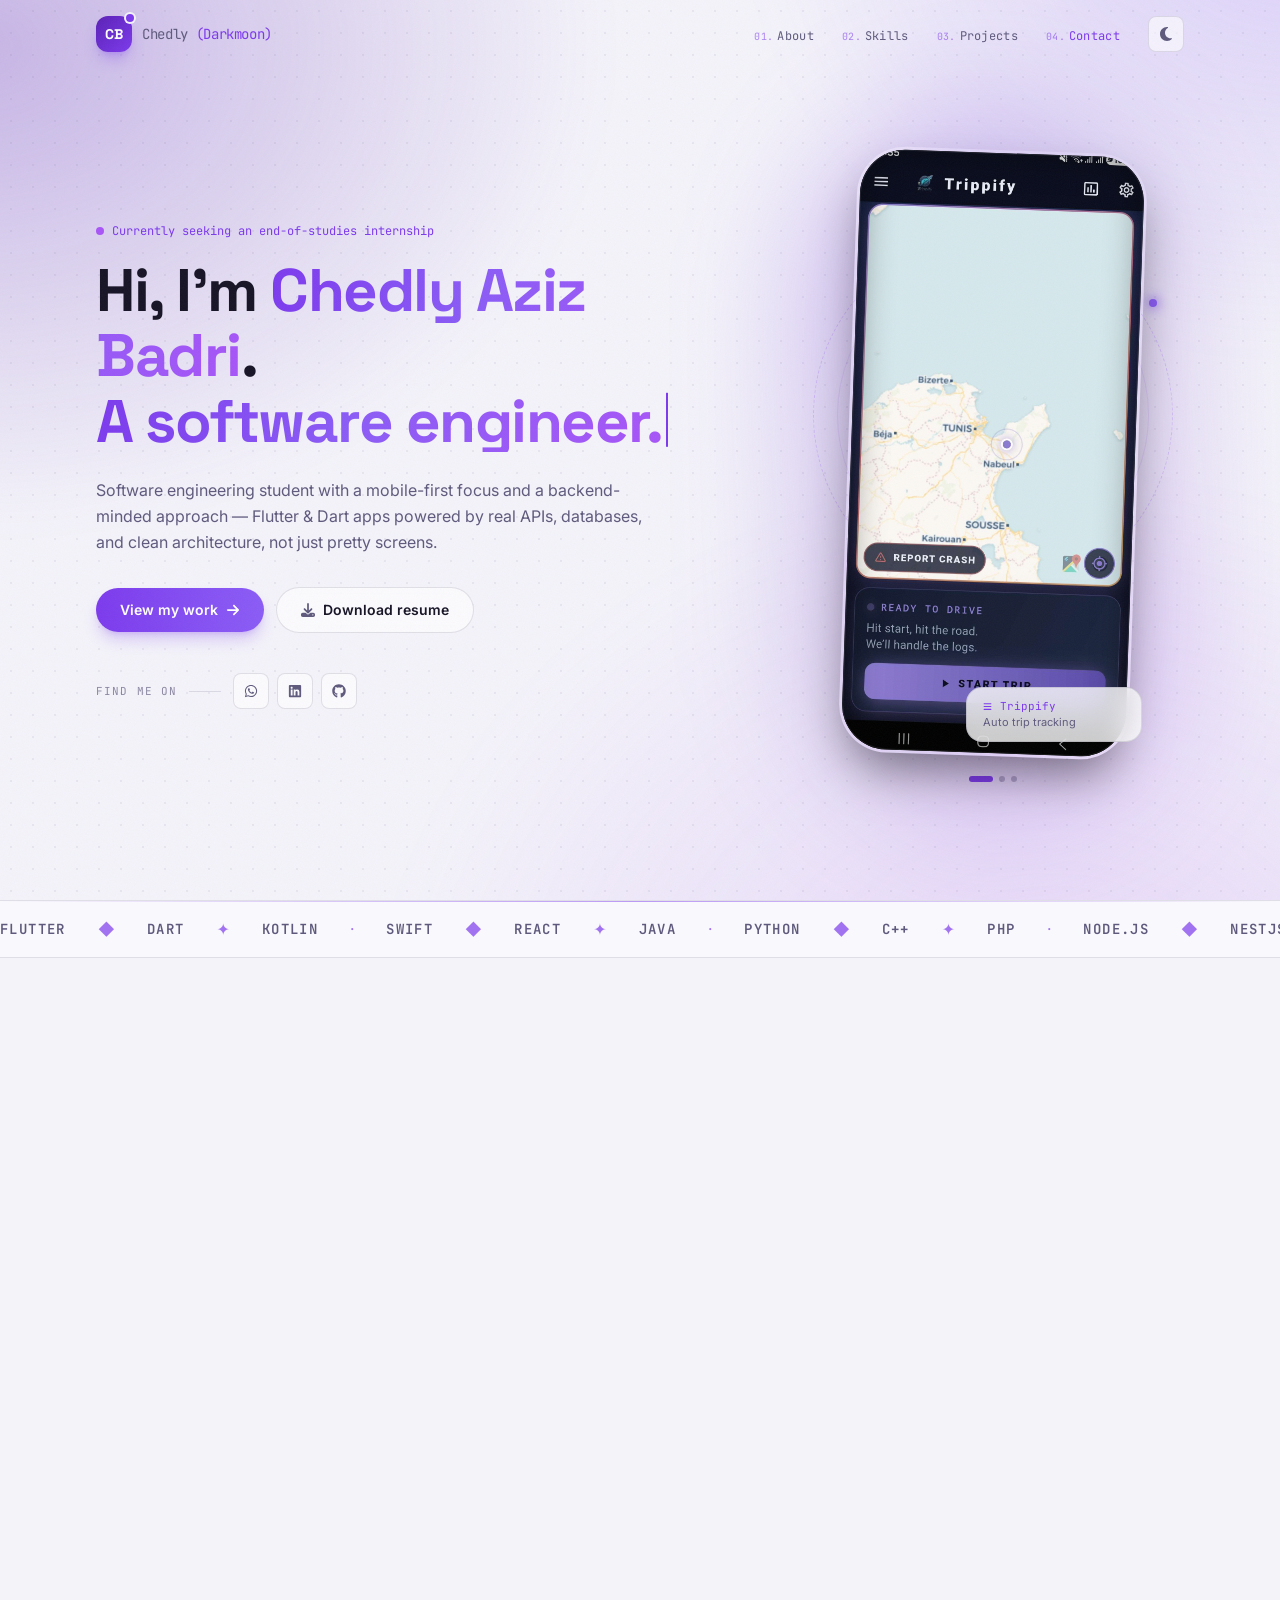
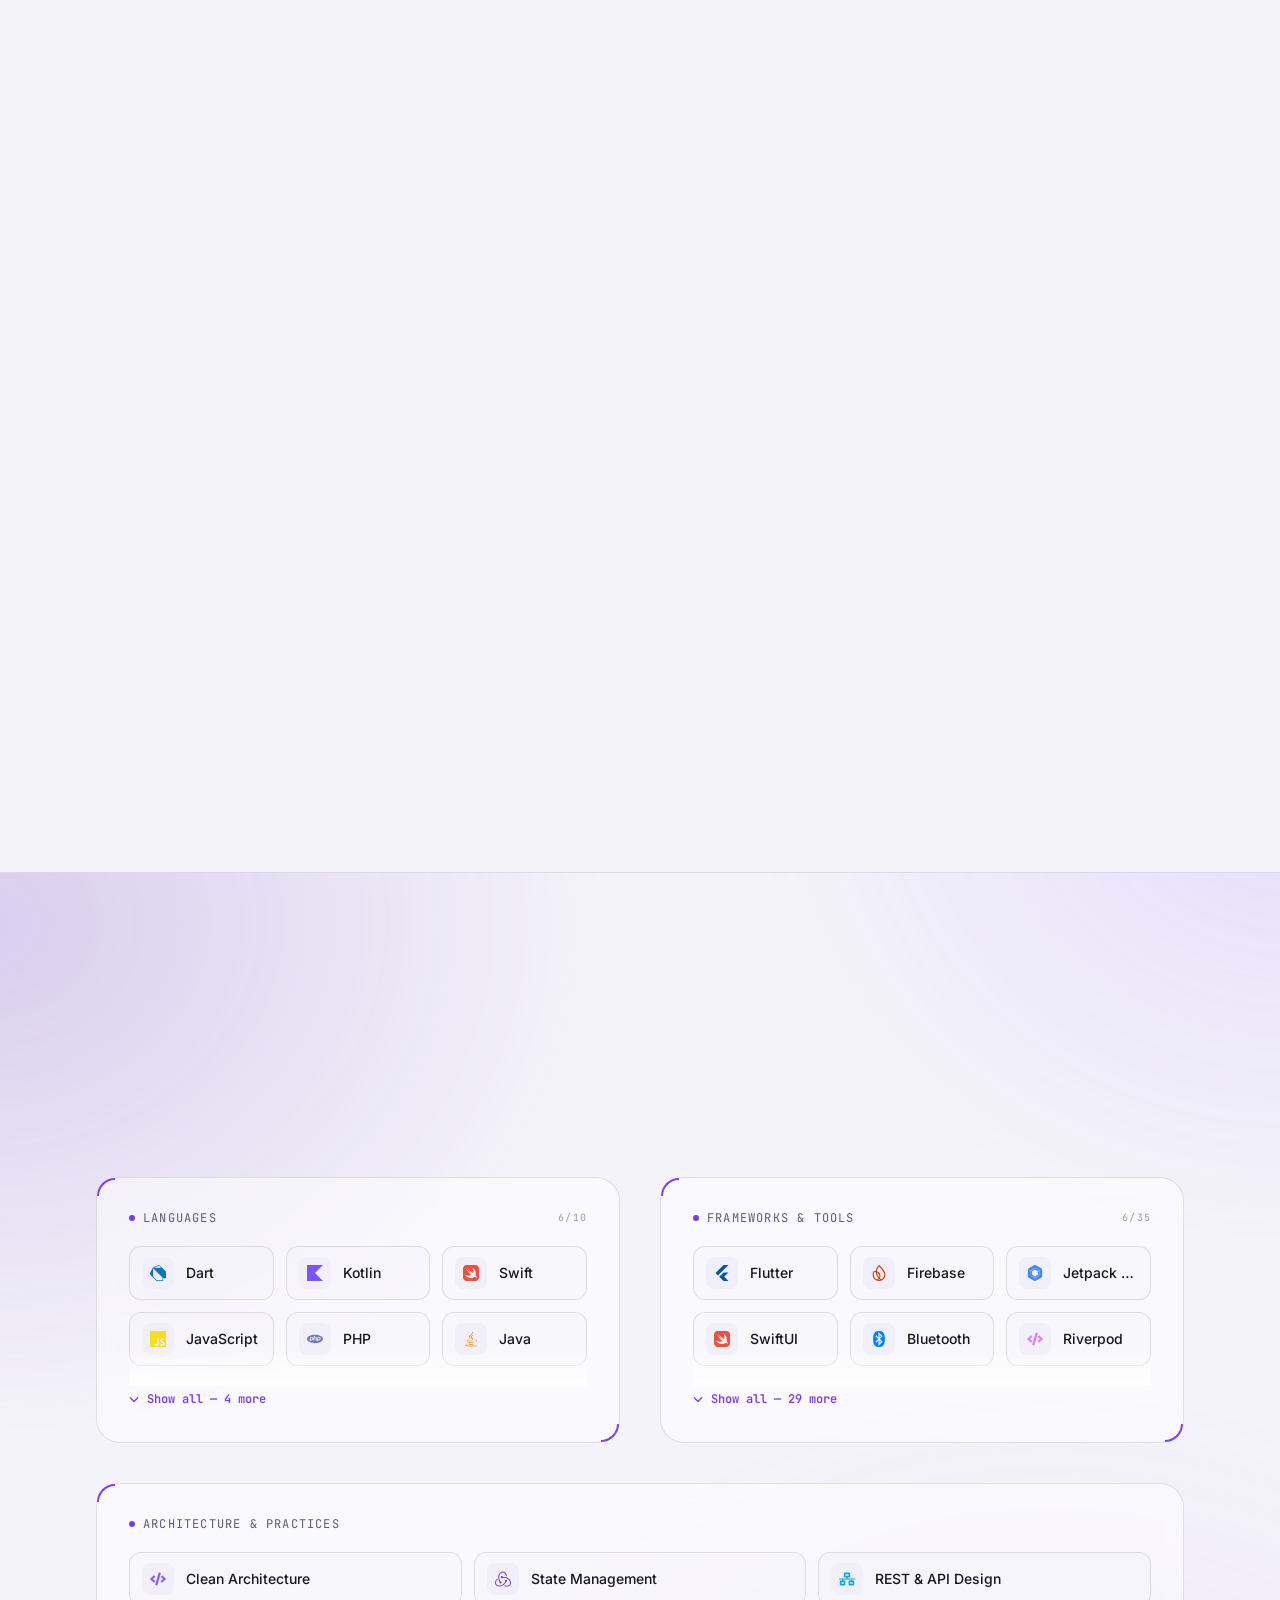
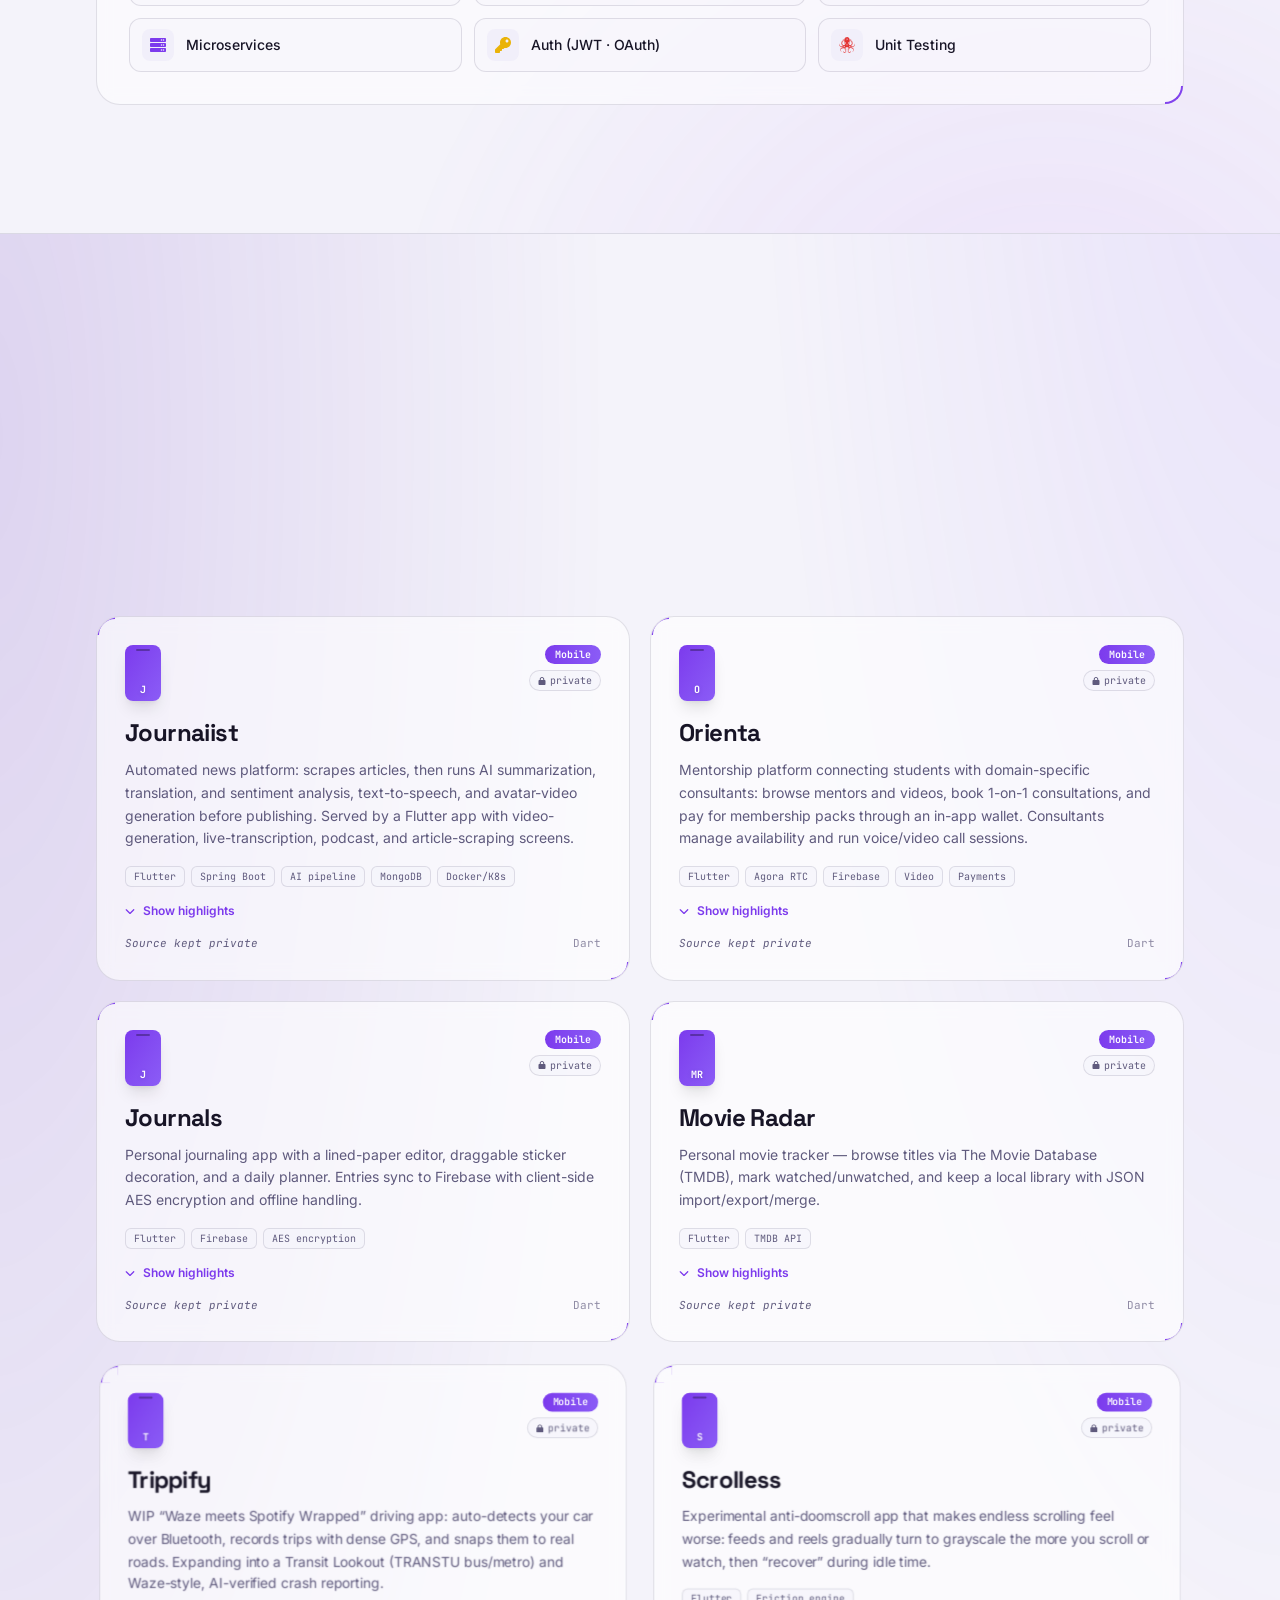
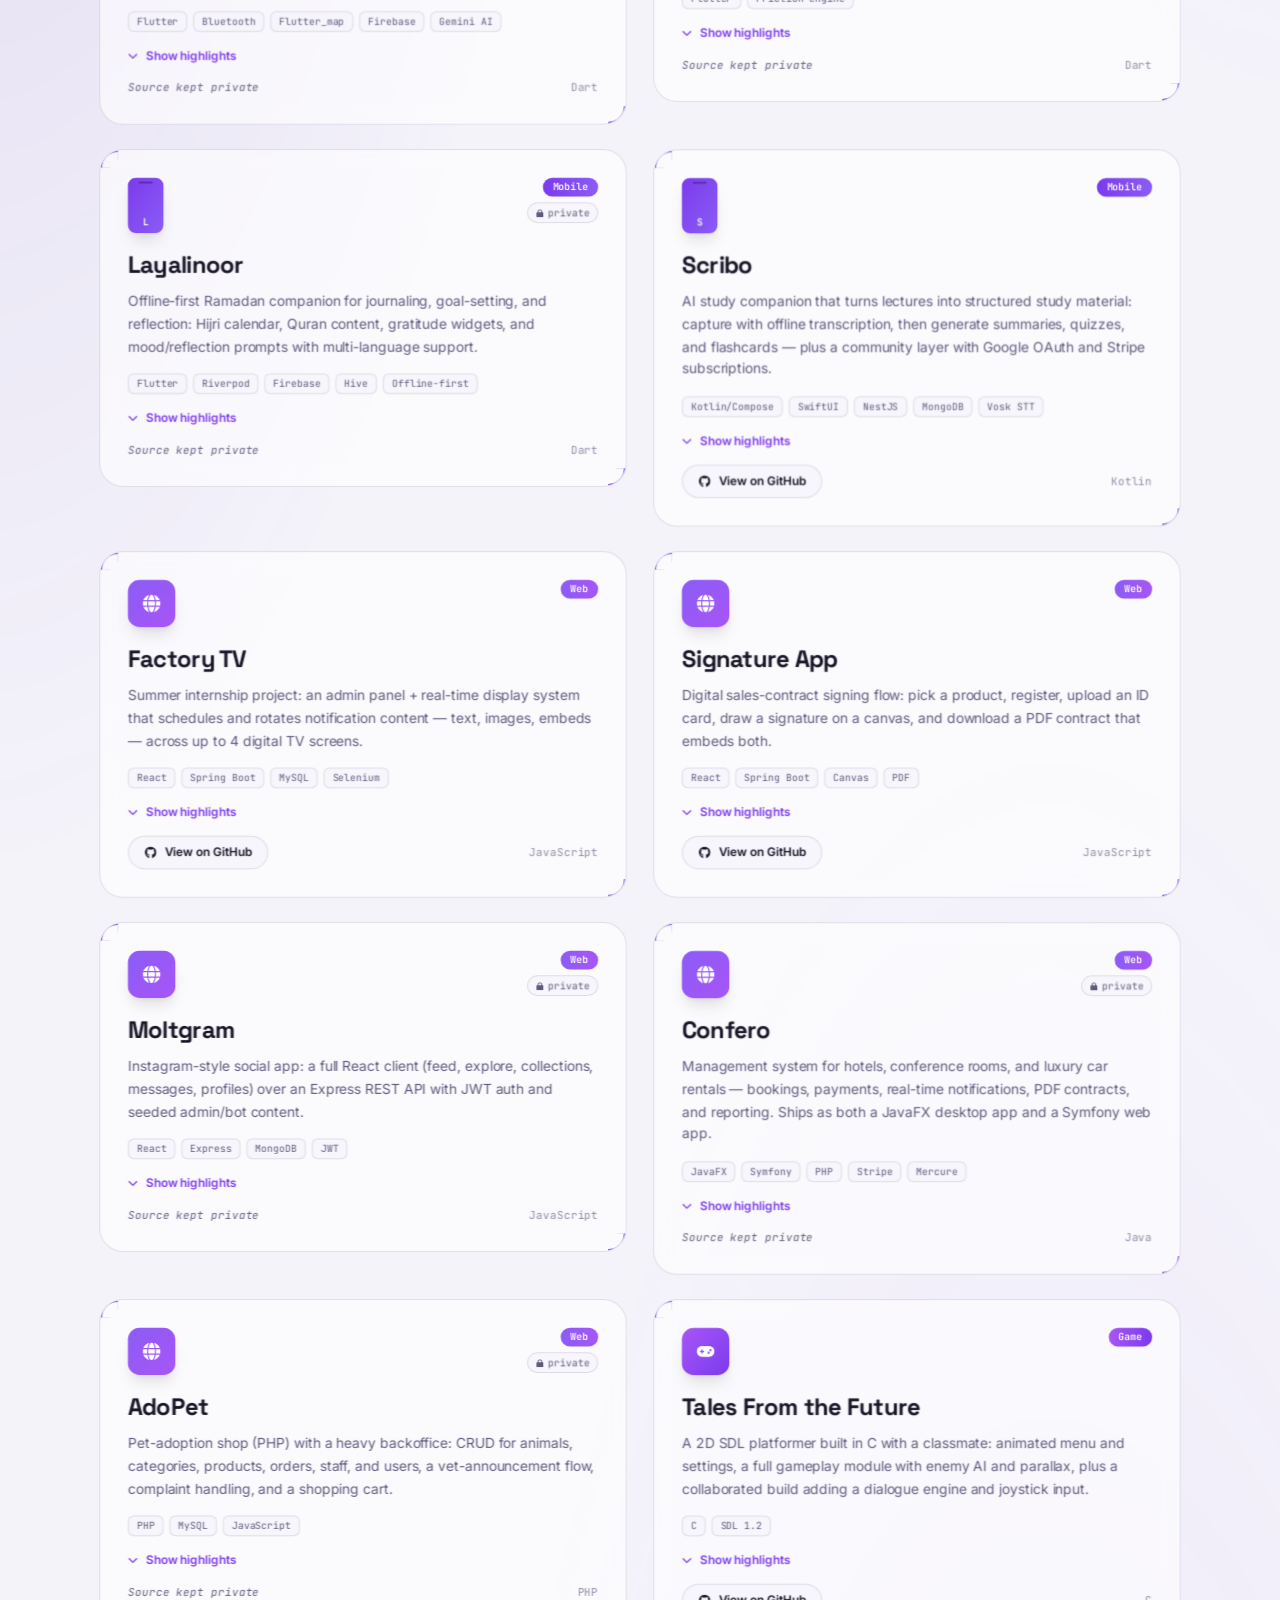
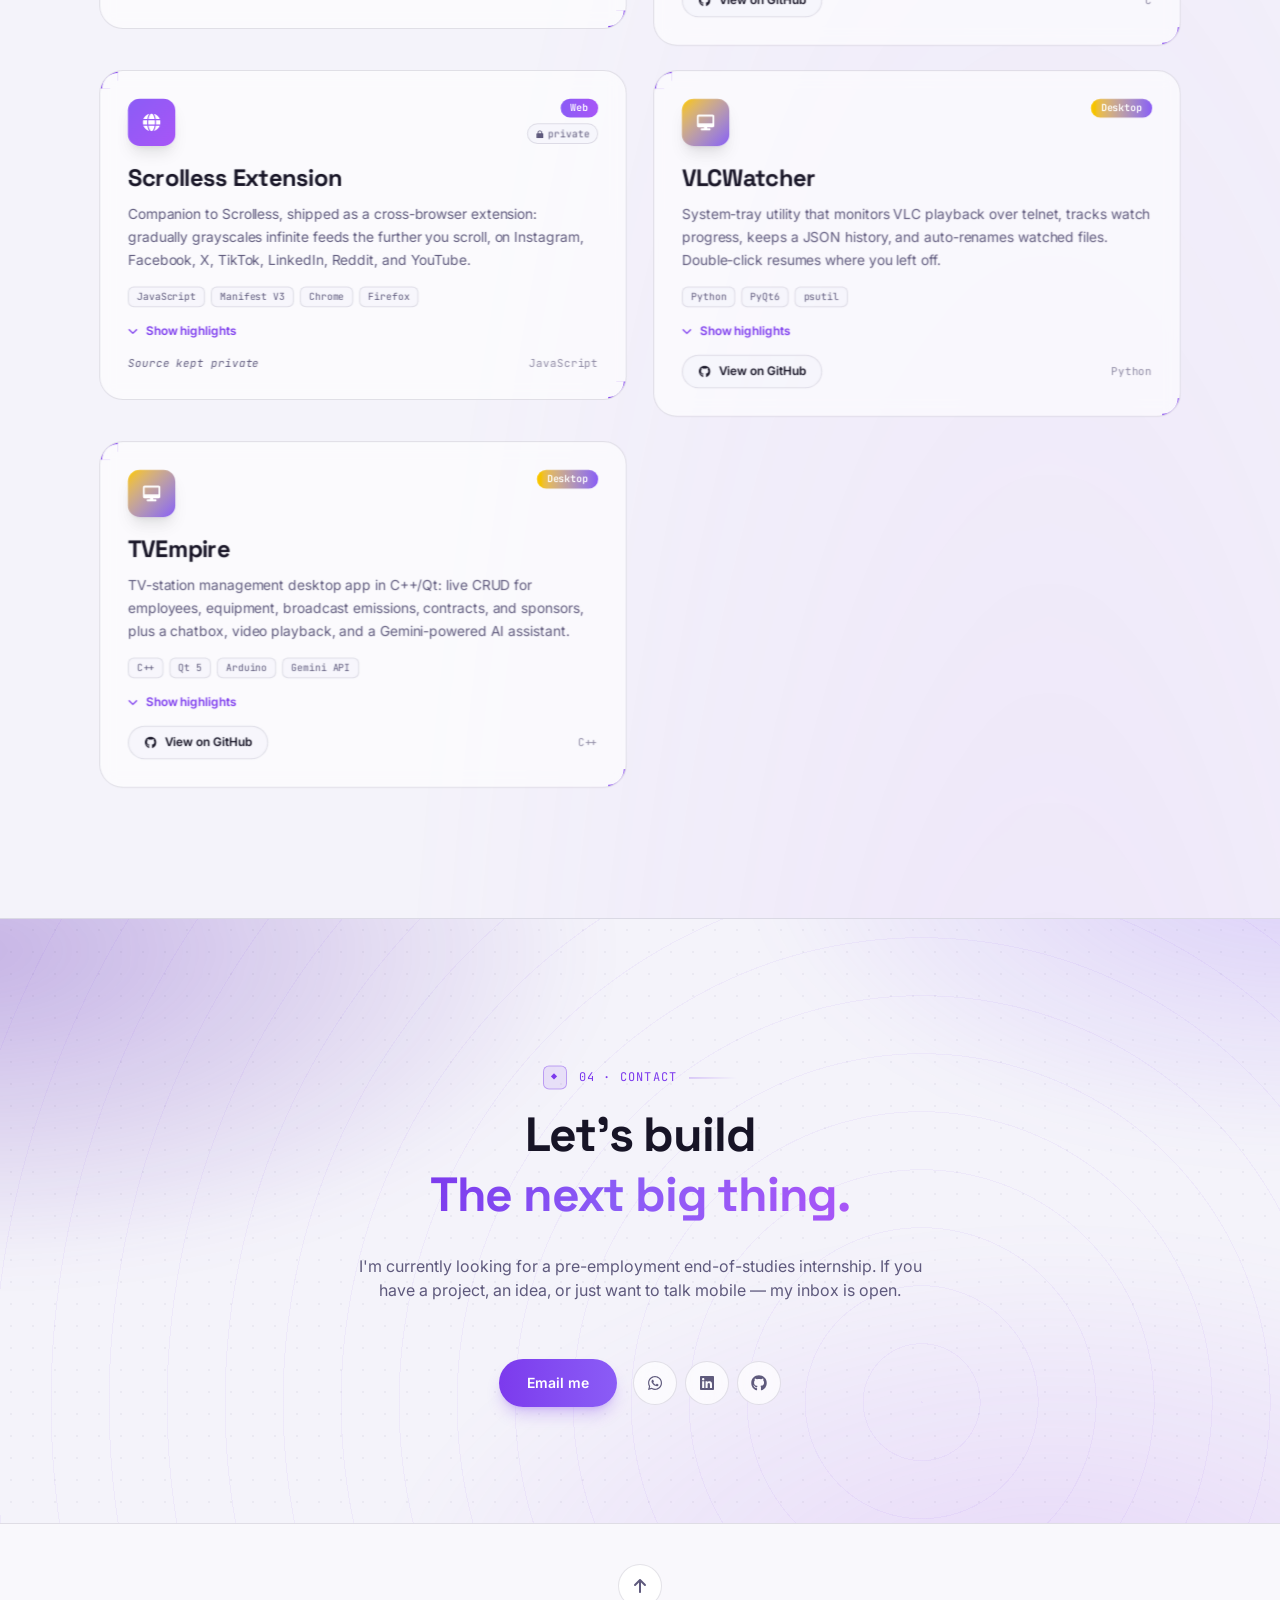
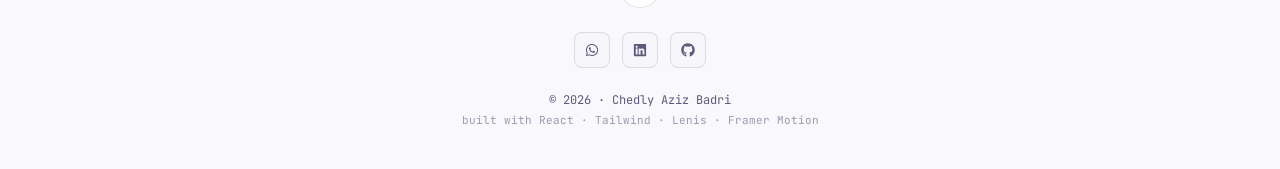
<file: index.html>
<!doctype html>
<html lang="en" class="dark">
  <head>
    <meta charset="UTF-8" />
    <meta http-equiv="X-UA-Compatible" content="IE=edge" />
    <meta name="viewport" content="width=device-width, initial-scale=1.0, viewport-fit=cover" />
    <title>Chedly Aziz Badri | Software Engineer</title>
    <meta
      name="description"
      content="Chedly Aziz Badri — software engineer specializing in Flutter & Dart. Explore apps built for Android, iOS and beyond: Journaiist, Movie Radar, Orienta and more."
    />
    <meta
      name="keywords"
      content="Chedly, Chedly Badri, software engineer, developer, flutter, dart, flutter developer"
    />
    <meta name="author" content="Chedly Aziz Badri" />
    <link rel="icon" type="image/jpeg" href="/moon.jpg" />

    <meta property="og:type" content="website" />
    <meta property="og:title" content="Chedly Aziz Badri | Software Engineer" />
    <meta
      property="og:description"
      content="Software engineer specializing in Flutter & Dart. Journaiist, Movie Radar, Orienta and more."
    />
    <meta property="og:url" content="https://hyperdarkmoon.github.io/" />
    <meta property="og:image" content="/moon.jpg" />
    <meta name="twitter:card" content="summary" />
    <meta name="theme-color" content="#07060b" />

    <link rel="preconnect" href="https://fonts.googleapis.com" />
    <link rel="preconnect" href="https://fonts.gstatic.com" crossorigin />
    <link
      href="https://fonts.googleapis.com/css2?family=Inter:wght@400;500;600;700&family=JetBrains+Mono:wght@400;600&family=Space+Grotesk:wght@500;600;700&display=swap"
      rel="stylesheet"
    />
    <script>
      try {
        var t = localStorage.getItem("portfolio-theme");
        var dark = t ? t === "dark" : !window.matchMedia("(prefers-color-scheme: light)").matches;
        document.documentElement.classList.toggle("dark", dark);
      } catch (e) {}
    </script>
    <script type="module" crossorigin src="/assets/index-DvM3LlqR.js"></script>
    <link rel="stylesheet" crossorigin href="/assets/index-D1p6tFUN.css">
  </head>
  <body>
    <div id="root"></div>
  </body>
</html>
</file>
<file: assets/index-D1p6tFUN.css>
@layer properties{@supports (((-webkit-hyphens:none)) and (not (margin-trim:inline))) or ((-moz-orient:inline) and (not (color:rgb(from red r g b)))){*,:before,:after,::backdrop{--tw-translate-x:0;--tw-translate-y:0;--tw-translate-z:0;--tw-space-y-reverse:0;--tw-border-style:solid;--tw-gradient-position:initial;--tw-gradient-from:#0000;--tw-gradient-via:#0000;--tw-gradient-to:#0000;--tw-gradient-stops:initial;--tw-gradient-via-stops:initial;--tw-gradient-from-position:0%;--tw-gradient-via-position:50%;--tw-gradient-to-position:100%;--tw-leading:initial;--tw-font-weight:initial;--tw-tracking:initial;--tw-shadow:0 0 #0000;--tw-shadow-color:initial;--tw-shadow-alpha:100%;--tw-inset-shadow:0 0 #0000;--tw-inset-shadow-color:initial;--tw-inset-shadow-alpha:100%;--tw-ring-color:initial;--tw-ring-shadow:0 0 #0000;--tw-inset-ring-color:initial;--tw-inset-ring-shadow:0 0 #0000;--tw-ring-inset:initial;--tw-ring-offset-width:0px;--tw-ring-offset-color:#fff;--tw-ring-offset-shadow:0 0 #0000;--tw-blur:initial;--tw-brightness:initial;--tw-contrast:initial;--tw-grayscale:initial;--tw-hue-rotate:initial;--tw-invert:initial;--tw-opacity:initial;--tw-saturate:initial;--tw-sepia:initial;--tw-drop-shadow:initial;--tw-drop-shadow-color:initial;--tw-drop-shadow-alpha:100%;--tw-drop-shadow-size:initial;--tw-backdrop-blur:initial;--tw-backdrop-brightness:initial;--tw-backdrop-contrast:initial;--tw-backdrop-grayscale:initial;--tw-backdrop-hue-rotate:initial;--tw-backdrop-invert:initial;--tw-backdrop-opacity:initial;--tw-backdrop-saturate:initial;--tw-backdrop-sepia:initial;--tw-duration:initial;--tw-scale-x:1;--tw-scale-y:1;--tw-scale-z:1}}}@layer theme{:root,:host{--font-sans:"Inter", ui-sans-serif, system-ui, sans-serif;--font-mono:"JetBrains Mono", ui-monospace, monospace;--color-orange-400:oklch(75% .183 55.934);--color-yellow-400:oklch(85.2% .199 91.936);--color-black:#000;--color-white:#fff;--spacing:.25rem;--container-xl:36rem;--container-2xl:42rem;--container-3xl:48rem;--container-6xl:72rem;--text-xs:.75rem;--text-xs--line-height:calc(1 / .75);--text-sm:.875rem;--text-sm--line-height:calc(1.25 / .875);--text-base:1rem;--text-base--line-height: 1.5 ;--text-lg:1.125rem;--text-lg--line-height:calc(1.75 / 1.125);--text-xl:1.25rem;--text-xl--line-height:calc(1.75 / 1.25);--text-2xl:1.5rem;--text-2xl--line-height:calc(2 / 1.5);--text-3xl:1.875rem;--text-3xl--line-height: 1.2 ;--text-4xl:2.25rem;--text-4xl--line-height:calc(2.5 / 2.25);--text-5xl:3rem;--text-5xl--line-height:1;--text-6xl:3.75rem;--text-6xl--line-height:1;--font-weight-medium:500;--font-weight-semibold:600;--font-weight-bold:700;--tracking-tight:-.025em;--tracking-wide:.025em;--tracking-wider:.05em;--tracking-widest:.1em;--leading-tight:1.25;--leading-relaxed:1.625;--radius-md:.375rem;--radius-lg:.5rem;--radius-xl:.75rem;--radius-2xl:1rem;--animate-pulse:pulse 2s cubic-bezier(.4, 0, .6, 1) infinite;--blur-sm:8px;--blur-md:12px;--blur-xl:24px;--blur-3xl:64px;--default-transition-duration:.15s;--default-transition-timing-function:cubic-bezier(.4, 0, .2, 1);--default-font-family:var(--font-sans);--default-mono-font-family:var(--font-mono);--font-display:"Space Grotesk", ui-sans-serif, system-ui, sans-serif;--color-void:#f4f3fa;--color-surface:#fff;--color-raised:#f1effa;--color-line:#251c421f;--color-mist:#5f5a7d;--color-foam:#171426;--color-accent:#7c3aed;--color-accent-strong:#5b21b6;--color-teal:#a855f7;--color-glow:#8b5cf6;--animate-marquee:marquee 28s linear infinite;--animate-float:float 7s ease-in-out infinite;--animate-aurora:aurora 14s ease-in-out infinite;--animate-spin-slow:spin-slow 32s linear infinite}}@layer base{*,:after,:before,::backdrop{box-sizing:border-box;border:0 solid;margin:0;padding:0}::file-selector-button{box-sizing:border-box;border:0 solid;margin:0;padding:0}html,:host{-webkit-text-size-adjust:100%;tab-size:4;line-height:1.5;font-family:var(--default-font-family,-apple-system, BlinkMacSystemFont, "Segoe UI", Roboto, "Helvetica Neue", "Noto Sans", Arial, sans-serif, "Apple Color Emoji", "Segoe UI Emoji", "Segoe UI Symbol", "Noto Color Emoji");font-feature-settings:var(--default-font-feature-settings,normal);font-variation-settings:var(--default-font-variation-settings,normal);-webkit-tap-highlight-color:transparent}hr{height:0;color:inherit;border-top-width:1px}abbr:where([title]){-webkit-text-decoration:underline dotted;text-decoration:underline dotted}h1,h2,h3,h4,h5,h6{font-size:inherit;font-weight:inherit}a{color:inherit;-webkit-text-decoration:inherit;text-decoration:inherit}b,strong{font-weight:bolder}code,kbd,samp,pre{font-family:var(--default-mono-font-family,ui-monospace, SFMono-Regular, Menlo, Monaco, Consolas, "Liberation Mono", "Courier New", monospace);font-feature-settings:var(--default-mono-font-feature-settings,normal);font-variation-settings:var(--default-mono-font-variation-settings,normal);font-size:1em}small{font-size:80%}sub,sup{vertical-align:baseline;font-size:75%;line-height:0;position:relative}sub{bottom:-.25em}sup{top:-.5em}table{text-indent:0;border-color:inherit;border-collapse:collapse}:-moz-focusring:where(:not(iframe)){outline:auto}progress{vertical-align:baseline}summary{display:list-item}ol,ul,menu{list-style:none}img,svg,video,canvas,audio,iframe,embed,object{vertical-align:middle;display:block}img,video{max-width:100%;height:auto}button,input,select,optgroup,textarea{font:inherit;font-feature-settings:inherit;font-variation-settings:inherit;letter-spacing:inherit;color:inherit;opacity:1;background-color:#0000;border-radius:0}::file-selector-button{font:inherit;font-feature-settings:inherit;font-variation-settings:inherit;letter-spacing:inherit;color:inherit;opacity:1;background-color:#0000;border-radius:0}:where(select:is([multiple],[size])) optgroup{font-weight:bolder}:where(select:is([multiple],[size])) optgroup option{padding-inline-start:20px}::file-selector-button{margin-inline-end:4px}::placeholder{opacity:1}@supports (not ((-webkit-appearance:-apple-pay-button))) or (contain-intrinsic-size:1px){::placeholder{color:currentColor}@supports (color:color-mix(in lab,red,red)){::placeholder{color:color-mix(in oklab,currentcolor 50%,transparent)}}}textarea{resize:vertical}::-webkit-search-decoration{-webkit-appearance:none}::-webkit-date-and-time-value{min-height:1lh;text-align:inherit}::-webkit-datetime-edit{display:inline-flex}::-webkit-datetime-edit-fields-wrapper{padding:0}::-webkit-datetime-edit{padding-block:0}::-webkit-datetime-edit-year-field{padding-block:0}::-webkit-datetime-edit-month-field{padding-block:0}::-webkit-datetime-edit-day-field{padding-block:0}::-webkit-datetime-edit-hour-field{padding-block:0}::-webkit-datetime-edit-minute-field{padding-block:0}::-webkit-datetime-edit-second-field{padding-block:0}::-webkit-datetime-edit-millisecond-field{padding-block:0}::-webkit-datetime-edit-meridiem-field{padding-block:0}::-webkit-calendar-picker-indicator{line-height:1}:-moz-ui-invalid{box-shadow:none}button,input:where([type=button],[type=reset],[type=submit]){appearance:button}::file-selector-button{appearance:button}::-webkit-inner-spin-button{height:auto}::-webkit-outer-spin-button{height:auto}[hidden]:where(:not([hidden=until-found])){display:none!important}}@layer components;@layer utilities{.pointer-events-none{pointer-events:none}.visible{visibility:visible}.absolute{position:absolute}.fixed{position:fixed}.relative{position:relative}.-inset-1\.5{inset:calc(var(--spacing) * -1.5)}.-inset-10{inset:calc(var(--spacing) * -10)}.inset-0{inset:0}.inset-6{inset:calc(var(--spacing) * 6)}.inset-x-0{inset-inline:0}.-top-0\.5{top:calc(var(--spacing) * -.5)}.-top-1{top:calc(var(--spacing) * -1)}.-top-3{top:calc(var(--spacing) * -3)}.-top-9{top:calc(var(--spacing) * -9)}.-top-20{top:calc(var(--spacing) * -20)}.top-0{top:0}.top-1{top:var(--spacing)}.top-16{top:calc(var(--spacing) * 16)}.top-\[42\%\]{top:42%}.-right-0\.5{right:calc(var(--spacing) * -.5)}.-right-1{right:calc(var(--spacing) * -1)}.-right-3{right:calc(var(--spacing) * -3)}.right-0{right:0}.right-4{right:calc(var(--spacing) * 4)}.bottom-6{bottom:calc(var(--spacing) * 6)}.bottom-10{bottom:calc(var(--spacing) * 10)}.left-0{left:0}.left-1\/2{left:50%}.left-10{left:calc(var(--spacing) * 10)}.z-10{z-index:10}.z-50{z-index:50}.mx-auto{margin-inline:auto}.mt-0\.5{margin-top:calc(var(--spacing) * .5)}.mt-1{margin-top:var(--spacing)}.mt-2\.5{margin-top:calc(var(--spacing) * 2.5)}.mt-3{margin-top:calc(var(--spacing) * 3)}.mt-4{margin-top:calc(var(--spacing) * 4)}.mt-5{margin-top:calc(var(--spacing) * 5)}.mt-6{margin-top:calc(var(--spacing) * 6)}.mt-8{margin-top:calc(var(--spacing) * 8)}.mt-10{margin-top:calc(var(--spacing) * 10)}.mt-\[7px\]{margin-top:7px}.mr-1{margin-right:var(--spacing)}.mb-5{margin-bottom:calc(var(--spacing) * 5)}.ml-1{margin-left:var(--spacing)}.ml-auto{margin-left:auto}.block{display:block}.flex{display:flex}.grid{display:grid}.hidden{display:none}.inline-block{display:inline-block}.inline-flex{display:inline-flex}.aspect-\[4\/5\]{aspect-ratio:4/5}.aspect-\[9\/19\]{aspect-ratio:9/19}.h-0\.5{height:calc(var(--spacing) * .5)}.h-1\.5{height:calc(var(--spacing) * 1.5)}.h-2{height:calc(var(--spacing) * 2)}.h-3{height:calc(var(--spacing) * 3)}.h-6{height:calc(var(--spacing) * 6)}.h-8{height:calc(var(--spacing) * 8)}.h-9{height:calc(var(--spacing) * 9)}.h-11{height:calc(var(--spacing) * 11)}.h-12{height:calc(var(--spacing) * 12)}.h-14{height:calc(var(--spacing) * 14)}.h-20{height:calc(var(--spacing) * 20)}.h-\[0\.9em\]{height:.9em}.h-\[360px\]{height:360px}.h-full{height:100%}.h-px{height:1px}.min-h-\[1\.06em\]{min-height:1.06em}.min-h-screen{min-height:100vh}.w-1\.5{width:calc(var(--spacing) * 1.5)}.w-2{width:calc(var(--spacing) * 2)}.w-3{width:calc(var(--spacing) * 3)}.w-3\.5{width:calc(var(--spacing) * 3.5)}.w-4{width:calc(var(--spacing) * 4)}.w-6{width:calc(var(--spacing) * 6)}.w-8{width:calc(var(--spacing) * 8)}.w-9{width:calc(var(--spacing) * 9)}.w-11{width:calc(var(--spacing) * 11)}.w-12{width:calc(var(--spacing) * 12)}.w-44{width:calc(var(--spacing) * 44)}.w-\[2px\]{width:2px}.w-\[270px\]{width:270px}.w-\[360px\]{width:360px}.w-fit{width:fit-content}.w-full{width:100%}.w-max{width:max-content}.max-w-2xl{max-width:var(--container-2xl)}.max-w-3xl{max-width:var(--container-3xl)}.max-w-6xl{max-width:var(--container-6xl)}.max-w-\[360px\]{max-width:360px}.max-w-xl{max-width:var(--container-xl)}.flex-1{flex:1}.shrink-0{flex-shrink:0}.-translate-x-1\/2{--tw-translate-x: -50% ;translate:var(--tw-translate-x) var(--tw-translate-y)}.-translate-y-1\/2{--tw-translate-y: -50% ;translate:var(--tw-translate-x) var(--tw-translate-y)}.-translate-y-\[6px\]{--tw-translate-y: -6px ;translate:var(--tw-translate-x) var(--tw-translate-y)}.translate-y-\[0\.08em\]{--tw-translate-y:.08em;translate:var(--tw-translate-x) var(--tw-translate-y)}.translate-y-\[6px\]{--tw-translate-y:6px;translate:var(--tw-translate-x) var(--tw-translate-y)}.-rotate-45{rotate:-45deg}.rotate-45{rotate:45deg}.rotate-180{rotate:180deg}.animate-float{animation:var(--animate-float)}.animate-marquee{animation:var(--animate-marquee)}.animate-pulse{animation:var(--animate-pulse)}.animate-spin-slow{animation:var(--animate-spin-slow)}.scroll-mt-24{scroll-margin-top:calc(var(--spacing) * 24)}.grid-cols-2{grid-template-columns:repeat(2,minmax(0,1fr))}.grid-cols-3{grid-template-columns:repeat(3,minmax(0,1fr))}.flex-col{flex-direction:column}.flex-wrap{flex-wrap:wrap}.items-center{align-items:center}.items-end{align-items:flex-end}.items-start{align-items:flex-start}.justify-between{justify-content:space-between}.justify-center{justify-content:center}.gap-1{gap:var(--spacing)}.gap-1\.5{gap:calc(var(--spacing) * 1.5)}.gap-2{gap:calc(var(--spacing) * 2)}.gap-2\.5{gap:calc(var(--spacing) * 2.5)}.gap-3{gap:calc(var(--spacing) * 3)}.gap-4{gap:calc(var(--spacing) * 4)}.gap-6{gap:calc(var(--spacing) * 6)}.gap-8{gap:calc(var(--spacing) * 8)}.gap-10{gap:calc(var(--spacing) * 10)}.gap-14{gap:calc(var(--spacing) * 14)}.gap-\[5px\]{gap:5px}:where(.space-y-1>:not(:last-child)){--tw-space-y-reverse:0;margin-block-start:calc(var(--spacing) * var(--tw-space-y-reverse));margin-block-end:calc(var(--spacing) * calc(1 - var(--tw-space-y-reverse)))}:where(.space-y-3>:not(:last-child)){--tw-space-y-reverse:0;margin-block-start:calc(calc(var(--spacing) * 3) * var(--tw-space-y-reverse));margin-block-end:calc(calc(var(--spacing) * 3) * calc(1 - var(--tw-space-y-reverse)))}.truncate{text-overflow:ellipsis;white-space:nowrap;overflow:hidden}.overflow-hidden{overflow:hidden}.rounded-2xl{border-radius:var(--radius-2xl)}.rounded-\[2\.8rem\]{border-radius:2.8rem}.rounded-\[2rem\]{border-radius:2rem}.rounded-\[3rem\]{border-radius:3rem}.rounded-full{border-radius:3.40282e38px}.rounded-lg{border-radius:var(--radius-lg)}.rounded-md{border-radius:var(--radius-md)}.rounded-xl{border-radius:var(--radius-xl)}.border{border-style:var(--tw-border-style);border-width:1px}.border-y{border-block-style:var(--tw-border-style);border-block-width:1px}.border-t{border-top-style:var(--tw-border-style);border-top-width:1px}.border-b{border-bottom-style:var(--tw-border-style);border-bottom-width:1px}.border-dashed{--tw-border-style:dashed;border-style:dashed}.border-accent\/10{border-color:#7c3aed1a}@supports (color:color-mix(in lab,red,red)){.border-accent\/10{border-color:color-mix(in oklab,var(--color-accent) 10%,transparent)}}.border-accent\/20{border-color:#7c3aed33}@supports (color:color-mix(in lab,red,red)){.border-accent\/20{border-color:color-mix(in oklab,var(--color-accent) 20%,transparent)}}.border-accent\/40{border-color:#7c3aed66}@supports (color:color-mix(in lab,red,red)){.border-accent\/40{border-color:color-mix(in oklab,var(--color-accent) 40%,transparent)}}.border-line{border-color:var(--color-line)}.border-white\/10{border-color:#ffffff1a}@supports (color:color-mix(in lab,red,red)){.border-white\/10{border-color:color-mix(in oklab,var(--color-white) 10%,transparent)}}.bg-\[\#0b0a11\]{background-color:#0b0a11}.bg-accent{background-color:var(--color-accent)}.bg-accent\/10{background-color:#7c3aed1a}@supports (color:color-mix(in lab,red,red)){.bg-accent\/10{background-color:color-mix(in oklab,var(--color-accent) 10%,transparent)}}.bg-accent\/70{background-color:#7c3aedb3}@supports (color:color-mix(in lab,red,red)){.bg-accent\/70{background-color:color-mix(in oklab,var(--color-accent) 70%,transparent)}}.bg-black\/30{background-color:#0000004d}@supports (color:color-mix(in lab,red,red)){.bg-black\/30{background-color:color-mix(in oklab,var(--color-black) 30%,transparent)}}.bg-current{background-color:currentColor}.bg-glow{background-color:var(--color-glow)}.bg-line{background-color:var(--color-line)}.bg-mist\/40{background-color:#5f5a7d66}@supports (color:color-mix(in lab,red,red)){.bg-mist\/40{background-color:color-mix(in oklab,var(--color-mist) 40%,transparent)}}.bg-raised{background-color:var(--color-raised)}.bg-surface{background-color:var(--color-surface)}.bg-surface\/40{background-color:#fff6}@supports (color:color-mix(in lab,red,red)){.bg-surface\/40{background-color:color-mix(in oklab,var(--color-surface) 40%,transparent)}}.bg-surface\/50{background-color:#ffffff80}@supports (color:color-mix(in lab,red,red)){.bg-surface\/50{background-color:color-mix(in oklab,var(--color-surface) 50%,transparent)}}.bg-surface\/60{background-color:#fff9}@supports (color:color-mix(in lab,red,red)){.bg-surface\/60{background-color:color-mix(in oklab,var(--color-surface) 60%,transparent)}}.bg-surface\/70{background-color:#ffffffb3}@supports (color:color-mix(in lab,red,red)){.bg-surface\/70{background-color:color-mix(in oklab,var(--color-surface) 70%,transparent)}}.bg-surface\/80{background-color:#fffc}@supports (color:color-mix(in lab,red,red)){.bg-surface\/80{background-color:color-mix(in oklab,var(--color-surface) 80%,transparent)}}.bg-surface\/95{background-color:#fffffff2}@supports (color:color-mix(in lab,red,red)){.bg-surface\/95{background-color:color-mix(in oklab,var(--color-surface) 95%,transparent)}}.bg-teal{background-color:var(--color-teal)}.bg-transparent{background-color:#0000}.bg-void{background-color:var(--color-void)}.bg-void\/40{background-color:#f4f3fa66}@supports (color:color-mix(in lab,red,red)){.bg-void\/40{background-color:color-mix(in oklab,var(--color-void) 40%,transparent)}}.bg-void\/60{background-color:#f4f3fa99}@supports (color:color-mix(in lab,red,red)){.bg-void\/60{background-color:color-mix(in oklab,var(--color-void) 60%,transparent)}}.bg-gradient-to-br{--tw-gradient-position:to bottom right in oklab;background-image:linear-gradient(var(--tw-gradient-stops))}.bg-gradient-to-r{--tw-gradient-position:to right in oklab;background-image:linear-gradient(var(--tw-gradient-stops))}.bg-gradient-to-t{--tw-gradient-position:to top in oklab;background-image:linear-gradient(var(--tw-gradient-stops))}.from-accent{--tw-gradient-from:var(--color-accent);--tw-gradient-stops:var(--tw-gradient-via-stops,var(--tw-gradient-position), var(--tw-gradient-from) var(--tw-gradient-from-position), var(--tw-gradient-to) var(--tw-gradient-to-position))}.from-accent-strong{--tw-gradient-from:var(--color-accent-strong);--tw-gradient-stops:var(--tw-gradient-via-stops,var(--tw-gradient-position), var(--tw-gradient-from) var(--tw-gradient-from-position), var(--tw-gradient-to) var(--tw-gradient-to-position))}.from-accent\/20{--tw-gradient-from:#7c3aed33}@supports (color:color-mix(in lab,red,red)){.from-accent\/20{--tw-gradient-from:color-mix(in oklab, var(--color-accent) 20%, transparent)}}.from-accent\/20{--tw-gradient-stops:var(--tw-gradient-via-stops,var(--tw-gradient-position), var(--tw-gradient-from) var(--tw-gradient-from-position), var(--tw-gradient-to) var(--tw-gradient-to-position))}.from-accent\/35{--tw-gradient-from:#7c3aed59}@supports (color:color-mix(in lab,red,red)){.from-accent\/35{--tw-gradient-from:color-mix(in oklab, var(--color-accent) 35%, transparent)}}.from-accent\/35{--tw-gradient-stops:var(--tw-gradient-via-stops,var(--tw-gradient-position), var(--tw-gradient-from) var(--tw-gradient-from-position), var(--tw-gradient-to) var(--tw-gradient-to-position))}.from-accent\/45{--tw-gradient-from:#7c3aed73}@supports (color:color-mix(in lab,red,red)){.from-accent\/45{--tw-gradient-from:color-mix(in oklab, var(--color-accent) 45%, transparent)}}.from-accent\/45{--tw-gradient-stops:var(--tw-gradient-via-stops,var(--tw-gradient-position), var(--tw-gradient-from) var(--tw-gradient-from-position), var(--tw-gradient-to) var(--tw-gradient-to-position))}.from-accent\/\[0\.04\]{--tw-gradient-from:#7c3aed0a}@supports (color:color-mix(in lab,red,red)){.from-accent\/\[0\.04\]{--tw-gradient-from:color-mix(in oklab, var(--color-accent) 4%, transparent)}}.from-accent\/\[0\.04\]{--tw-gradient-stops:var(--tw-gradient-via-stops,var(--tw-gradient-position), var(--tw-gradient-from) var(--tw-gradient-from-position), var(--tw-gradient-to) var(--tw-gradient-to-position))}.from-glow{--tw-gradient-from:var(--color-glow);--tw-gradient-stops:var(--tw-gradient-via-stops,var(--tw-gradient-position), var(--tw-gradient-from) var(--tw-gradient-from-position), var(--tw-gradient-to) var(--tw-gradient-to-position))}.from-orange-400{--tw-gradient-from:var(--color-orange-400);--tw-gradient-stops:var(--tw-gradient-via-stops,var(--tw-gradient-position), var(--tw-gradient-from) var(--tw-gradient-from-position), var(--tw-gradient-to) var(--tw-gradient-to-position))}.from-surface{--tw-gradient-from:var(--color-surface);--tw-gradient-stops:var(--tw-gradient-via-stops,var(--tw-gradient-position), var(--tw-gradient-from) var(--tw-gradient-from-position), var(--tw-gradient-to) var(--tw-gradient-to-position))}.from-teal{--tw-gradient-from:var(--color-teal);--tw-gradient-stops:var(--tw-gradient-via-stops,var(--tw-gradient-position), var(--tw-gradient-from) var(--tw-gradient-from-position), var(--tw-gradient-to) var(--tw-gradient-to-position))}.from-transparent{--tw-gradient-from:transparent;--tw-gradient-stops:var(--tw-gradient-via-stops,var(--tw-gradient-position), var(--tw-gradient-from) var(--tw-gradient-from-position), var(--tw-gradient-to) var(--tw-gradient-to-position))}.from-void{--tw-gradient-from:var(--color-void);--tw-gradient-stops:var(--tw-gradient-via-stops,var(--tw-gradient-position), var(--tw-gradient-from) var(--tw-gradient-from-position), var(--tw-gradient-to) var(--tw-gradient-to-position))}.from-white\/25{--tw-gradient-from:#ffffff40}@supports (color:color-mix(in lab,red,red)){.from-white\/25{--tw-gradient-from:color-mix(in oklab, var(--color-white) 25%, transparent)}}.from-white\/25{--tw-gradient-stops:var(--tw-gradient-via-stops,var(--tw-gradient-position), var(--tw-gradient-from) var(--tw-gradient-from-position), var(--tw-gradient-to) var(--tw-gradient-to-position))}.from-yellow-400{--tw-gradient-from:var(--color-yellow-400);--tw-gradient-stops:var(--tw-gradient-via-stops,var(--tw-gradient-position), var(--tw-gradient-from) var(--tw-gradient-from-position), var(--tw-gradient-to) var(--tw-gradient-to-position))}.via-accent-strong\/20{--tw-gradient-via:#5b21b633}@supports (color:color-mix(in lab,red,red)){.via-accent-strong\/20{--tw-gradient-via:color-mix(in oklab, var(--color-accent-strong) 20%, transparent)}}.via-accent-strong\/20{--tw-gradient-via-stops:var(--tw-gradient-position), var(--tw-gradient-from) var(--tw-gradient-from-position), var(--tw-gradient-via) var(--tw-gradient-via-position), var(--tw-gradient-to) var(--tw-gradient-to-position);--tw-gradient-stops:var(--tw-gradient-via-stops)}.via-accent\/50{--tw-gradient-via:#7c3aed80}@supports (color:color-mix(in lab,red,red)){.via-accent\/50{--tw-gradient-via:color-mix(in oklab, var(--color-accent) 50%, transparent)}}.via-accent\/50{--tw-gradient-via-stops:var(--tw-gradient-position), var(--tw-gradient-from) var(--tw-gradient-from-position), var(--tw-gradient-via) var(--tw-gradient-via-position), var(--tw-gradient-to) var(--tw-gradient-to-position);--tw-gradient-stops:var(--tw-gradient-via-stops)}.via-glow{--tw-gradient-via:var(--color-glow);--tw-gradient-via-stops:var(--tw-gradient-position), var(--tw-gradient-from) var(--tw-gradient-from-position), var(--tw-gradient-via) var(--tw-gradient-via-position), var(--tw-gradient-to) var(--tw-gradient-to-position);--tw-gradient-stops:var(--tw-gradient-via-stops)}.via-white\/5{--tw-gradient-via:#ffffff0d}@supports (color:color-mix(in lab,red,red)){.via-white\/5{--tw-gradient-via:color-mix(in oklab, var(--color-white) 5%, transparent)}}.via-white\/5{--tw-gradient-via-stops:var(--tw-gradient-position), var(--tw-gradient-from) var(--tw-gradient-from-position), var(--tw-gradient-via) var(--tw-gradient-via-position), var(--tw-gradient-to) var(--tw-gradient-to-position);--tw-gradient-stops:var(--tw-gradient-via-stops)}.to-accent{--tw-gradient-to:var(--color-accent);--tw-gradient-stops:var(--tw-gradient-via-stops,var(--tw-gradient-position), var(--tw-gradient-from) var(--tw-gradient-from-position), var(--tw-gradient-to) var(--tw-gradient-to-position))}.to-accent-strong{--tw-gradient-to:var(--color-accent-strong);--tw-gradient-stops:var(--tw-gradient-via-stops,var(--tw-gradient-position), var(--tw-gradient-from) var(--tw-gradient-from-position), var(--tw-gradient-to) var(--tw-gradient-to-position))}.to-glow{--tw-gradient-to:var(--color-glow);--tw-gradient-stops:var(--tw-gradient-via-stops,var(--tw-gradient-position), var(--tw-gradient-from) var(--tw-gradient-from-position), var(--tw-gradient-to) var(--tw-gradient-to-position))}.to-glow\/20{--tw-gradient-to:#8b5cf633}@supports (color:color-mix(in lab,red,red)){.to-glow\/20{--tw-gradient-to:color-mix(in oklab, var(--color-glow) 20%, transparent)}}.to-glow\/20{--tw-gradient-stops:var(--tw-gradient-via-stops,var(--tw-gradient-position), var(--tw-gradient-from) var(--tw-gradient-from-position), var(--tw-gradient-to) var(--tw-gradient-to-position))}.to-teal{--tw-gradient-to:var(--color-teal);--tw-gradient-stops:var(--tw-gradient-via-stops,var(--tw-gradient-position), var(--tw-gradient-from) var(--tw-gradient-from-position), var(--tw-gradient-to) var(--tw-gradient-to-position))}.to-teal\/25{--tw-gradient-to:#a855f740}@supports (color:color-mix(in lab,red,red)){.to-teal\/25{--tw-gradient-to:color-mix(in oklab, var(--color-teal) 25%, transparent)}}.to-teal\/25{--tw-gradient-stops:var(--tw-gradient-via-stops,var(--tw-gradient-position), var(--tw-gradient-from) var(--tw-gradient-from-position), var(--tw-gradient-to) var(--tw-gradient-to-position))}.to-transparent{--tw-gradient-to:transparent;--tw-gradient-stops:var(--tw-gradient-via-stops,var(--tw-gradient-position), var(--tw-gradient-from) var(--tw-gradient-from-position), var(--tw-gradient-to) var(--tw-gradient-to-position))}.to-white\/25{--tw-gradient-to:#ffffff40}@supports (color:color-mix(in lab,red,red)){.to-white\/25{--tw-gradient-to:color-mix(in oklab, var(--color-white) 25%, transparent)}}.to-white\/25{--tw-gradient-stops:var(--tw-gradient-via-stops,var(--tw-gradient-position), var(--tw-gradient-from) var(--tw-gradient-from-position), var(--tw-gradient-to) var(--tw-gradient-to-position))}.object-cover{object-fit:cover}.p-3{padding:calc(var(--spacing) * 3)}.p-4{padding:calc(var(--spacing) * 4)}.p-5{padding:calc(var(--spacing) * 5)}.p-6{padding:calc(var(--spacing) * 6)}.p-\[3px\]{padding:3px}.px-2{padding-inline:calc(var(--spacing) * 2)}.px-2\.5{padding-inline:calc(var(--spacing) * 2.5)}.px-3{padding-inline:calc(var(--spacing) * 3)}.px-4{padding-inline:calc(var(--spacing) * 4)}.px-5{padding-inline:calc(var(--spacing) * 5)}.px-6{padding-inline:calc(var(--spacing) * 6)}.px-7{padding-inline:calc(var(--spacing) * 7)}.py-0\.5{padding-block:calc(var(--spacing) * .5)}.py-1\.5{padding-block:calc(var(--spacing) * 1.5)}.py-2{padding-block:calc(var(--spacing) * 2)}.py-2\.5{padding-block:calc(var(--spacing) * 2.5)}.py-3{padding-block:calc(var(--spacing) * 3)}.py-3\.5{padding-block:calc(var(--spacing) * 3.5)}.py-4{padding-block:calc(var(--spacing) * 4)}.py-5{padding-block:calc(var(--spacing) * 5)}.py-16{padding-block:calc(var(--spacing) * 16)}.py-20{padding-block:calc(var(--spacing) * 20)}.pt-10{padding-top:calc(var(--spacing) * 10)}.pt-20{padding-top:calc(var(--spacing) * 20)}.pb-1{padding-bottom:var(--spacing)}.pb-12{padding-bottom:calc(var(--spacing) * 12)}.pb-\[max\(2\.5rem\,env\(safe-area-inset-bottom\)\)\]{padding-bottom:max(2.5rem,env(safe-area-inset-bottom))}.text-center{text-align:center}.align-top{vertical-align:top}.font-display{font-family:var(--font-display)}.font-mono{font-family:var(--font-mono)}.text-2xl{font-size:var(--text-2xl);line-height:var(--tw-leading,var(--text-2xl--line-height))}.text-3xl{font-size:var(--text-3xl);line-height:var(--tw-leading,var(--text-3xl--line-height))}.text-4xl{font-size:var(--text-4xl);line-height:var(--tw-leading,var(--text-4xl--line-height))}.text-base{font-size:var(--text-base);line-height:var(--tw-leading,var(--text-base--line-height))}.text-lg{font-size:var(--text-lg);line-height:var(--tw-leading,var(--text-lg--line-height))}.text-sm{font-size:var(--text-sm);line-height:var(--tw-leading,var(--text-sm--line-height))}.text-xl{font-size:var(--text-xl);line-height:var(--tw-leading,var(--text-xl--line-height))}.text-xs{font-size:var(--text-xs);line-height:var(--tw-leading,var(--text-xs--line-height))}.text-\[8px\]{font-size:8px}.text-\[9px\]{font-size:9px}.text-\[10px\]{font-size:10px}.text-\[11px\]{font-size:11px}.text-\[13px\]{font-size:13px}.text-\[clamp\(1\.7rem\,8\.5vw\,3\.75rem\)\]{font-size:clamp(1.7rem,8.5vw,3.75rem)}.leading-\[1\.08\]{--tw-leading:1.08;line-height:1.08}.leading-none{--tw-leading:1;line-height:1}.leading-relaxed{--tw-leading:var(--leading-relaxed);line-height:var(--leading-relaxed)}.leading-tight{--tw-leading:var(--leading-tight);line-height:var(--leading-tight)}.font-bold{--tw-font-weight:var(--font-weight-bold);font-weight:var(--font-weight-bold)}.font-medium{--tw-font-weight:var(--font-weight-medium);font-weight:var(--font-weight-medium)}.font-semibold{--tw-font-weight:var(--font-weight-semibold);font-weight:var(--font-weight-semibold)}.tracking-tight{--tw-tracking:var(--tracking-tight);letter-spacing:var(--tracking-tight)}.tracking-wide{--tw-tracking:var(--tracking-wide);letter-spacing:var(--tracking-wide)}.tracking-wider{--tw-tracking:var(--tracking-wider);letter-spacing:var(--tracking-wider)}.tracking-widest{--tw-tracking:var(--tracking-widest);letter-spacing:var(--tracking-widest)}.whitespace-nowrap{white-space:nowrap}.text-accent{color:var(--color-accent)}.text-accent\/60{color:#7c3aed99}@supports (color:color-mix(in lab,red,red)){.text-accent\/60{color:color-mix(in oklab,var(--color-accent) 60%,transparent)}}.text-accent\/70{color:#7c3aedb3}@supports (color:color-mix(in lab,red,red)){.text-accent\/70{color:color-mix(in oklab,var(--color-accent) 70%,transparent)}}.text-foam{color:var(--color-foam)}.text-mist{color:var(--color-mist)}.text-mist\/60{color:#5f5a7d99}@supports (color:color-mix(in lab,red,red)){.text-mist\/60{color:color-mix(in oklab,var(--color-mist) 60%,transparent)}}.text-mist\/70{color:#5f5a7db3}@supports (color:color-mix(in lab,red,red)){.text-mist\/70{color:color-mix(in oklab,var(--color-mist) 70%,transparent)}}.text-white{color:var(--color-white)}.uppercase{text-transform:uppercase}.italic{font-style:italic}.opacity-0{opacity:0}.opacity-30{opacity:.3}.opacity-40{opacity:.4}.opacity-50{opacity:.5}.opacity-60{opacity:.6}.opacity-70{opacity:.7}.shadow-2xl{--tw-shadow:0 25px 50px -12px var(--tw-shadow-color,#00000040);box-shadow:var(--tw-inset-shadow),var(--tw-inset-ring-shadow),var(--tw-ring-offset-shadow),var(--tw-ring-shadow),var(--tw-shadow)}.shadow-\[0_0_12px_1px_var\(--color-glow\)\]{--tw-shadow:0 0 12px 1px var(--tw-shadow-color,var(--color-glow));box-shadow:var(--tw-inset-shadow),var(--tw-inset-ring-shadow),var(--tw-ring-offset-shadow),var(--tw-ring-shadow),var(--tw-shadow)}.shadow-\[0_0_12px_1px_var\(--color-teal\)\]{--tw-shadow:0 0 12px 1px var(--tw-shadow-color,var(--color-teal));box-shadow:var(--tw-inset-shadow),var(--tw-inset-ring-shadow),var(--tw-ring-offset-shadow),var(--tw-ring-shadow),var(--tw-shadow)}.shadow-\[0_0_14px_2px_var\(--color-accent\)\]{--tw-shadow:0 0 14px 2px var(--tw-shadow-color,var(--color-accent));box-shadow:var(--tw-inset-shadow),var(--tw-inset-ring-shadow),var(--tw-ring-offset-shadow),var(--tw-ring-shadow),var(--tw-shadow)}.shadow-\[inset_0_0_36px_rgba\(0\,0\,0\,0\.45\)\]{--tw-shadow:inset 0 0 36px var(--tw-shadow-color,#00000073);box-shadow:var(--tw-inset-shadow),var(--tw-inset-ring-shadow),var(--tw-ring-offset-shadow),var(--tw-ring-shadow),var(--tw-shadow)}.shadow-lg{--tw-shadow:0 10px 15px -3px var(--tw-shadow-color,#0000001a), 0 4px 6px -4px var(--tw-shadow-color,#0000001a);box-shadow:var(--tw-inset-shadow),var(--tw-inset-ring-shadow),var(--tw-ring-offset-shadow),var(--tw-ring-shadow),var(--tw-shadow)}.ring-1{--tw-ring-shadow:var(--tw-ring-inset,) 0 0 0 calc(1px + var(--tw-ring-offset-width)) var(--tw-ring-color,currentcolor);box-shadow:var(--tw-inset-shadow),var(--tw-inset-ring-shadow),var(--tw-ring-offset-shadow),var(--tw-ring-shadow),var(--tw-shadow)}.ring-2{--tw-ring-shadow:var(--tw-ring-inset,) 0 0 0 calc(2px + var(--tw-ring-offset-width)) var(--tw-ring-color,currentcolor);box-shadow:var(--tw-inset-shadow),var(--tw-inset-ring-shadow),var(--tw-ring-offset-shadow),var(--tw-ring-shadow),var(--tw-shadow)}.shadow-accent\/20{--tw-shadow-color:#7c3aed33}@supports (color:color-mix(in lab,red,red)){.shadow-accent\/20{--tw-shadow-color:color-mix(in oklab, color-mix(in oklab, var(--color-accent) 20%, transparent) var(--tw-shadow-alpha), transparent)}}.shadow-accent\/25{--tw-shadow-color:#7c3aed40}@supports (color:color-mix(in lab,red,red)){.shadow-accent\/25{--tw-shadow-color:color-mix(in oklab, color-mix(in oklab, var(--color-accent) 25%, transparent) var(--tw-shadow-alpha), transparent)}}.shadow-accent\/30{--tw-shadow-color:#7c3aed4d}@supports (color:color-mix(in lab,red,red)){.shadow-accent\/30{--tw-shadow-color:color-mix(in oklab, color-mix(in oklab, var(--color-accent) 30%, transparent) var(--tw-shadow-alpha), transparent)}}.shadow-black\/50{--tw-shadow-color:#00000080}@supports (color:color-mix(in lab,red,red)){.shadow-black\/50{--tw-shadow-color:color-mix(in oklab, color-mix(in oklab, var(--color-black) 50%, transparent) var(--tw-shadow-alpha), transparent)}}.ring-void{--tw-ring-color:var(--color-void)}.ring-white\/10{--tw-ring-color:#ffffff1a}@supports (color:color-mix(in lab,red,red)){.ring-white\/10{--tw-ring-color:color-mix(in oklab, var(--color-white) 10%, transparent)}}.blur-3xl{--tw-blur:blur(var(--blur-3xl));filter:var(--tw-blur,) var(--tw-brightness,) var(--tw-contrast,) var(--tw-grayscale,) var(--tw-hue-rotate,) var(--tw-invert,) var(--tw-saturate,) var(--tw-sepia,) var(--tw-drop-shadow,)}.blur-sm{--tw-blur:blur(var(--blur-sm));filter:var(--tw-blur,) var(--tw-brightness,) var(--tw-contrast,) var(--tw-grayscale,) var(--tw-hue-rotate,) var(--tw-invert,) var(--tw-saturate,) var(--tw-sepia,) var(--tw-drop-shadow,)}.drop-shadow{--tw-drop-shadow-size:drop-shadow(0 1px 2px var(--tw-drop-shadow-color,#0000001a)) drop-shadow(0 1px 1px var(--tw-drop-shadow-color,#0000000f));--tw-drop-shadow:drop-shadow(0 1px 2px #0000001a) drop-shadow(0 1px 1px #0000000f);filter:var(--tw-blur,) var(--tw-brightness,) var(--tw-contrast,) var(--tw-grayscale,) var(--tw-hue-rotate,) var(--tw-invert,) var(--tw-saturate,) var(--tw-sepia,) var(--tw-drop-shadow,)}.grayscale{--tw-grayscale:grayscale(100%);filter:var(--tw-blur,) var(--tw-brightness,) var(--tw-contrast,) var(--tw-grayscale,) var(--tw-hue-rotate,) var(--tw-invert,) var(--tw-saturate,) var(--tw-sepia,) var(--tw-drop-shadow,)}.filter{filter:var(--tw-blur,) var(--tw-brightness,) var(--tw-contrast,) var(--tw-grayscale,) var(--tw-hue-rotate,) var(--tw-invert,) var(--tw-saturate,) var(--tw-sepia,) var(--tw-drop-shadow,)}.backdrop-blur{--tw-backdrop-blur:blur(8px);-webkit-backdrop-filter:var(--tw-backdrop-blur,) var(--tw-backdrop-brightness,) var(--tw-backdrop-contrast,) var(--tw-backdrop-grayscale,) var(--tw-backdrop-hue-rotate,) var(--tw-backdrop-invert,) var(--tw-backdrop-opacity,) var(--tw-backdrop-saturate,) var(--tw-backdrop-sepia,);backdrop-filter:var(--tw-backdrop-blur,) var(--tw-backdrop-brightness,) var(--tw-backdrop-contrast,) var(--tw-backdrop-grayscale,) var(--tw-backdrop-hue-rotate,) var(--tw-backdrop-invert,) var(--tw-backdrop-opacity,) var(--tw-backdrop-saturate,) var(--tw-backdrop-sepia,)}.backdrop-blur-md{--tw-backdrop-blur:blur(var(--blur-md));-webkit-backdrop-filter:var(--tw-backdrop-blur,) var(--tw-backdrop-brightness,) var(--tw-backdrop-contrast,) var(--tw-backdrop-grayscale,) var(--tw-backdrop-hue-rotate,) var(--tw-backdrop-invert,) var(--tw-backdrop-opacity,) var(--tw-backdrop-saturate,) var(--tw-backdrop-sepia,);backdrop-filter:var(--tw-backdrop-blur,) var(--tw-backdrop-brightness,) var(--tw-backdrop-contrast,) var(--tw-backdrop-grayscale,) var(--tw-backdrop-hue-rotate,) var(--tw-backdrop-invert,) var(--tw-backdrop-opacity,) var(--tw-backdrop-saturate,) var(--tw-backdrop-sepia,)}.backdrop-blur-xl{--tw-backdrop-blur:blur(var(--blur-xl));-webkit-backdrop-filter:var(--tw-backdrop-blur,) var(--tw-backdrop-brightness,) var(--tw-backdrop-contrast,) var(--tw-backdrop-grayscale,) var(--tw-backdrop-hue-rotate,) var(--tw-backdrop-invert,) var(--tw-backdrop-opacity,) var(--tw-backdrop-saturate,) var(--tw-backdrop-sepia,);backdrop-filter:var(--tw-backdrop-blur,) var(--tw-backdrop-brightness,) var(--tw-backdrop-contrast,) var(--tw-backdrop-grayscale,) var(--tw-backdrop-hue-rotate,) var(--tw-backdrop-invert,) var(--tw-backdrop-opacity,) var(--tw-backdrop-saturate,) var(--tw-backdrop-sepia,)}.transition{transition-property:color,background-color,border-color,outline-color,text-decoration-color,fill,stroke,--tw-gradient-from,--tw-gradient-via,--tw-gradient-to,opacity,box-shadow,transform,translate,scale,rotate,filter,-webkit-backdrop-filter,backdrop-filter,display,content-visibility,overlay,pointer-events;transition-timing-function:var(--tw-ease,var(--default-transition-timing-function));transition-duration:var(--tw-duration,var(--default-transition-duration))}.transition-all{transition-property:all;transition-timing-function:var(--tw-ease,var(--default-transition-timing-function));transition-duration:var(--tw-duration,var(--default-transition-duration))}.transition-colors{transition-property:color,background-color,border-color,outline-color,text-decoration-color,fill,stroke,--tw-gradient-from,--tw-gradient-via,--tw-gradient-to;transition-timing-function:var(--tw-ease,var(--default-transition-timing-function));transition-duration:var(--tw-duration,var(--default-transition-duration))}.transition-opacity{transition-property:opacity;transition-timing-function:var(--tw-ease,var(--default-transition-timing-function));transition-duration:var(--tw-duration,var(--default-transition-duration))}.transition-transform{transition-property:transform,translate,scale,rotate;transition-timing-function:var(--tw-ease,var(--default-transition-timing-function));transition-duration:var(--tw-duration,var(--default-transition-duration))}.duration-300{--tw-duration:.3s;transition-duration:.3s}.ring-inset{--tw-ring-inset:inset}@media(hover:hover){.group-hover\:translate-x-0\.5:is(:where(.group):hover *){--tw-translate-x:calc(var(--spacing) * .5);translate:var(--tw-translate-x) var(--tw-translate-y)}.group-hover\:scale-105:is(:where(.group):hover *){--tw-scale-x:105%;--tw-scale-y:105%;--tw-scale-z:105%;scale:var(--tw-scale-x) var(--tw-scale-y)}.group-hover\:scale-110:is(:where(.group):hover *){--tw-scale-x:110%;--tw-scale-y:110%;--tw-scale-z:110%;scale:var(--tw-scale-x) var(--tw-scale-y)}.group-hover\:opacity-100:is(:where(.group):hover *){opacity:1}.hover\:-translate-y-0\.5:hover{--tw-translate-y:calc(var(--spacing) * -.5);translate:var(--tw-translate-x) var(--tw-translate-y)}.hover\:-translate-y-1:hover{--tw-translate-y:calc(var(--spacing) * -1);translate:var(--tw-translate-x) var(--tw-translate-y)}.hover\:border-accent\/50:hover{border-color:#7c3aed80}@supports (color:color-mix(in lab,red,red)){.hover\:border-accent\/50:hover{border-color:color-mix(in oklab,var(--color-accent) 50%,transparent)}}.hover\:border-accent\/60:hover{border-color:#7c3aed99}@supports (color:color-mix(in lab,red,red)){.hover\:border-accent\/60:hover{border-color:color-mix(in oklab,var(--color-accent) 60%,transparent)}}.hover\:bg-mist\/70:hover{background-color:#5f5a7db3}@supports (color:color-mix(in lab,red,red)){.hover\:bg-mist\/70:hover{background-color:color-mix(in oklab,var(--color-mist) 70%,transparent)}}.hover\:text-accent:hover{color:var(--color-accent)}.hover\:text-foam:hover{color:var(--color-foam)}.hover\:text-glow:hover{color:var(--color-glow)}}@media(min-width:40rem){.sm\:mt-8{margin-top:calc(var(--spacing) * 8)}.sm\:mt-10{margin-top:calc(var(--spacing) * 10)}.sm\:mt-14{margin-top:calc(var(--spacing) * 14)}.sm\:mt-16{margin-top:calc(var(--spacing) * 16)}.sm\:block{display:block}.sm\:w-\[290px\]{width:290px}.sm\:grid-cols-3{grid-template-columns:repeat(3,minmax(0,1fr))}.sm\:flex-row{flex-direction:row}.sm\:gap-3{gap:calc(var(--spacing) * 3)}.sm\:gap-4{gap:calc(var(--spacing) * 4)}.sm\:gap-10{gap:calc(var(--spacing) * 10)}.sm\:gap-12{gap:calc(var(--spacing) * 12)}.sm\:p-7{padding:calc(var(--spacing) * 7)}.sm\:p-8{padding:calc(var(--spacing) * 8)}.sm\:px-8{padding-inline:calc(var(--spacing) * 8)}.sm\:py-32{padding-block:calc(var(--spacing) * 32)}.sm\:py-36{padding-block:calc(var(--spacing) * 36)}.sm\:text-2xl{font-size:var(--text-2xl);line-height:var(--tw-leading,var(--text-2xl--line-height))}.sm\:text-3xl{font-size:var(--text-3xl);line-height:var(--tw-leading,var(--text-3xl--line-height))}.sm\:text-4xl{font-size:var(--text-4xl);line-height:var(--tw-leading,var(--text-4xl--line-height))}.sm\:text-5xl{font-size:var(--text-5xl);line-height:var(--tw-leading,var(--text-5xl--line-height))}.sm\:text-base{font-size:var(--text-base);line-height:var(--tw-leading,var(--text-base--line-height))}.sm\:text-lg{font-size:var(--text-lg);line-height:var(--tw-leading,var(--text-lg--line-height))}}@media(min-width:48rem){.md\:grid-cols-2{grid-template-columns:repeat(2,minmax(0,1fr))}.md\:gap-5{gap:calc(var(--spacing) * 5)}}@media(min-width:64rem){.lg\:col-span-2{grid-column:span 2/span 2}.lg\:mt-0{margin-top:0}.lg\:block{display:block}.lg\:flex{display:flex}.lg\:hidden{display:none}.lg\:grid-cols-2{grid-template-columns:repeat(2,minmax(0,1fr))}.lg\:grid-cols-3{grid-template-columns:repeat(3,minmax(0,1fr))}.lg\:grid-cols-\[0\.85fr_1\.15fr\]{grid-template-columns:.85fr 1.15fr}.lg\:grid-cols-\[1\.1fr_0\.9fr\]{grid-template-columns:1.1fr .9fr}.lg\:justify-end{justify-content:flex-end}.lg\:text-6xl{font-size:var(--text-6xl);line-height:var(--tw-leading,var(--text-6xl--line-height))}.lg\:text-\[3\.35rem\]{font-size:3.35rem}}@media(min-width:80rem){.xl\:text-6xl{font-size:var(--text-6xl);line-height:var(--tw-leading,var(--text-6xl--line-height))}}.dark\:shadow-accent\/10:where(.dark,.dark *){--tw-shadow-color:#7c3aed1a}@supports (color:color-mix(in lab,red,red)){.dark\:shadow-accent\/10:where(.dark,.dark *){--tw-shadow-color:color-mix(in oklab, color-mix(in oklab, var(--color-accent) 10%, transparent) var(--tw-shadow-alpha), transparent)}}}.dark{--color-void:#08060f;--color-ink:#0c0a16;--color-surface:#130f20;--color-raised:#1c1730;--color-line:#e9ebf31a;--color-mist:#8f8aa8;--color-foam:#ececf7;--color-accent:#a78bfa;--color-accent-strong:#7c3aed;--color-teal:#e879f9;--color-glow:#c084fc}html{scroll-behavior:smooth;scrollbar-color:#7c3aed73 var(--color-void)}@supports (color:color-mix(in lab,red,red)){html{scrollbar-color:color-mix(in oklab,var(--color-accent) 45%,transparent) var(--color-void)}}html{scrollbar-width:thin;overflow-x:clip}body{background-color:var(--color-void);color:var(--color-foam);font-family:var(--font-sans);-webkit-font-smoothing:antialiased;transition:background-color .4s,color .4s;overflow-x:hidden}a,button{-webkit-tap-highlight-color:transparent;touch-action:manipulation;-webkit-touch-callout:none}::selection{background-color:var(--color-accent);color:#fff}@media(max-width:640px){.scrollable-too-wide{overflow-x:hidden}}html.lenis,html.lenis body{height:auto}.lenis.lenis-smooth{scroll-behavior:auto!important}.lenis.lenis-smooth [data-lenis-prevent]{overscroll-behavior:contain}.lenis.lenis-stopped{overflow:hidden}.text-aurora{background:linear-gradient(100deg,var(--color-accent) 0%,var(--color-glow) 45%,var(--color-teal) 100%);-webkit-text-fill-color:transparent;color:#0000;-webkit-background-clip:text;background-clip:text}.aurora-wash:before{content:"";z-index:0;background:radial-gradient(42% 46% at 18% 22%,#5b21b64d,#0000 72%),radial-gradient(38% 44% at 82% 12%,#8b5cf63d,#0000 70%),radial-gradient(46% 56% at 70% 92%,#a855f72e,#0000 72%);position:absolute;inset:-30%}@supports (color:color-mix(in lab,red,red)){.aurora-wash:before{background:radial-gradient(42% 46% at 18% 22%,color-mix(in oklab,var(--color-accent-strong) 30%,transparent),transparent 72%),radial-gradient(38% 44% at 82% 12%,color-mix(in oklab,var(--color-glow) 24%,transparent),transparent 70%),radial-gradient(46% 56% at 70% 92%,color-mix(in oklab,var(--color-teal) 18%,transparent),transparent 72%)}}.aurora-wash:before{filter:blur(24px);animation:var(--animate-aurora);pointer-events:none}.bg-rings{background-image:repeating-radial-gradient(circle at 72% 80%,#7c3aed24 0 1px,#0000 1px 58px)}@supports (color:color-mix(in lab,red,red)){.bg-rings{background-image:repeating-radial-gradient(circle at 72% 80%,color-mix(in oklab,var(--color-accent) 14%,transparent) 0px,color-mix(in oklab,var(--color-accent) 14%,transparent) 1px,transparent 1px,transparent 58px)}}.hud-panel{--r:1.5rem;border:1px solid var(--color-line);border-radius:var(--r);transition:border-color .3s,box-shadow .3s;position:relative}.hud-panel-sm{--r:1rem}.hud-panel-lg{--r:2rem}.hud-panel:before,.hud-panel:after{content:"";pointer-events:none;opacity:.95;width:18px;height:18px;position:absolute}.hud-panel:before{border-top:2px solid var(--color-accent);border-left:2px solid var(--color-accent);border-top-left-radius:calc(var(--r) - 1px);top:0;left:0}.hud-panel:after{border-right:2px solid var(--color-accent);border-bottom:2px solid var(--color-accent);border-bottom-right-radius:calc(var(--r) - 1px);bottom:0;right:0}.hud-panel:hover{border-color:#7136d784}@supports (color:color-mix(in lab,red,red)){.hud-panel:hover{border-color:color-mix(in oklab,var(--color-accent) 45%,var(--color-line))}}.hud-panel:hover{box-shadow:0 16px 44px -18px #7c3aed66}@supports (color:color-mix(in lab,red,red)){.hud-panel:hover{box-shadow:0 16px 44px -18px color-mix(in oklab,var(--color-accent) 40%,transparent)}}.hud-panel:hover:before,.hud-panel:hover:after{box-shadow:0 0 14px 1px #7c3aeda6}@supports (color:color-mix(in lab,red,red)){.hud-panel:hover:before,.hud-panel:hover:after{box-shadow:0 0 14px 1px color-mix(in oklab,var(--color-accent) 65%,transparent)}}::-webkit-scrollbar{width:10px}::-webkit-scrollbar-track{background:var(--color-void)}::-webkit-scrollbar-thumb{background:#7c3aed73}@supports (color:color-mix(in lab,red,red)){::-webkit-scrollbar-thumb{background:color-mix(in oklab,var(--color-accent) 45%,transparent)}}::-webkit-scrollbar-thumb{border-radius:999px}::-webkit-scrollbar-thumb:hover{background:#7c3aedb3}@supports (color:color-mix(in lab,red,red)){::-webkit-scrollbar-thumb:hover{background:color-mix(in oklab,var(--color-accent) 70%,transparent)}}.bg-dots{background-image:radial-gradient(#5f5a7d38 1px,#0000 1px)}@supports (color:color-mix(in lab,red,red)){.bg-dots{background-image:radial-gradient(color-mix(in oklab,var(--color-mist) 22%,transparent) 1px,transparent 1px)}}.bg-dots{background-size:22px 22px}.grain:after{content:"";z-index:90;pointer-events:none;opacity:.04;background-image:url("data:image/svg+xml,%3Csvg xmlns='http://www.w3.org/2000/svg' width='160' height='160'%3E%3Cfilter id='n'%3E%3CfeTurbulence type='fractalNoise' baseFrequency='0.85' numOctaves='2' stitchTiles='stitch'/%3E%3C/filter%3E%3Crect width='100%25' height='100%25' filter='url(%23n)'/%3E%3C/svg%3E");position:fixed;inset:0}@media(prefers-reduced-motion:reduce){.animate-marquee,.animate-float,.aurora-wash:before{animation:none!important}}@property --tw-translate-x{syntax:"*";inherits:false;initial-value:0}@property --tw-translate-y{syntax:"*";inherits:false;initial-value:0}@property --tw-translate-z{syntax:"*";inherits:false;initial-value:0}@property --tw-space-y-reverse{syntax:"*";inherits:false;initial-value:0}@property --tw-border-style{syntax:"*";inherits:false;initial-value:solid}@property --tw-gradient-position{syntax:"*";inherits:false}@property --tw-gradient-from{syntax:"<color>";inherits:false;initial-value:#0000}@property --tw-gradient-via{syntax:"<color>";inherits:false;initial-value:#0000}@property --tw-gradient-to{syntax:"<color>";inherits:false;initial-value:#0000}@property --tw-gradient-stops{syntax:"*";inherits:false}@property --tw-gradient-via-stops{syntax:"*";inherits:false}@property --tw-gradient-from-position{syntax:"<length-percentage>";inherits:false;initial-value:0%}@property --tw-gradient-via-position{syntax:"<length-percentage>";inherits:false;initial-value:50%}@property --tw-gradient-to-position{syntax:"<length-percentage>";inherits:false;initial-value:100%}@property --tw-leading{syntax:"*";inherits:false}@property --tw-font-weight{syntax:"*";inherits:false}@property --tw-tracking{syntax:"*";inherits:false}@property --tw-shadow{syntax:"*";inherits:false;initial-value:0 0 #0000}@property --tw-shadow-color{syntax:"*";inherits:false}@property --tw-shadow-alpha{syntax:"<percentage>";inherits:false;initial-value:100%}@property --tw-inset-shadow{syntax:"*";inherits:false;initial-value:0 0 #0000}@property --tw-inset-shadow-color{syntax:"*";inherits:false}@property --tw-inset-shadow-alpha{syntax:"<percentage>";inherits:false;initial-value:100%}@property --tw-ring-color{syntax:"*";inherits:false}@property --tw-ring-shadow{syntax:"*";inherits:false;initial-value:0 0 #0000}@property --tw-inset-ring-color{syntax:"*";inherits:false}@property --tw-inset-ring-shadow{syntax:"*";inherits:false;initial-value:0 0 #0000}@property --tw-ring-inset{syntax:"*";inherits:false}@property --tw-ring-offset-width{syntax:"<length>";inherits:false;initial-value:0}@property --tw-ring-offset-color{syntax:"*";inherits:false;initial-value:#fff}@property --tw-ring-offset-shadow{syntax:"*";inherits:false;initial-value:0 0 #0000}@property --tw-blur{syntax:"*";inherits:false}@property --tw-brightness{syntax:"*";inherits:false}@property --tw-contrast{syntax:"*";inherits:false}@property --tw-grayscale{syntax:"*";inherits:false}@property --tw-hue-rotate{syntax:"*";inherits:false}@property --tw-invert{syntax:"*";inherits:false}@property --tw-opacity{syntax:"*";inherits:false}@property --tw-saturate{syntax:"*";inherits:false}@property --tw-sepia{syntax:"*";inherits:false}@property --tw-drop-shadow{syntax:"*";inherits:false}@property --tw-drop-shadow-color{syntax:"*";inherits:false}@property --tw-drop-shadow-alpha{syntax:"<percentage>";inherits:false;initial-value:100%}@property --tw-drop-shadow-size{syntax:"*";inherits:false}@property --tw-backdrop-blur{syntax:"*";inherits:false}@property --tw-backdrop-brightness{syntax:"*";inherits:false}@property --tw-backdrop-contrast{syntax:"*";inherits:false}@property --tw-backdrop-grayscale{syntax:"*";inherits:false}@property --tw-backdrop-hue-rotate{syntax:"*";inherits:false}@property --tw-backdrop-invert{syntax:"*";inherits:false}@property --tw-backdrop-opacity{syntax:"*";inherits:false}@property --tw-backdrop-saturate{syntax:"*";inherits:false}@property --tw-backdrop-sepia{syntax:"*";inherits:false}@property --tw-duration{syntax:"*";inherits:false}@property --tw-scale-x{syntax:"*";inherits:false;initial-value:1}@property --tw-scale-y{syntax:"*";inherits:false;initial-value:1}@property --tw-scale-z{syntax:"*";inherits:false;initial-value:1}@keyframes pulse{50%{opacity:.5}}@keyframes spin-slow{to{transform:rotate(360deg)}}@keyframes marquee{0%{transform:translate(0)}to{transform:translate(-50%)}}@keyframes float{0%,to{transform:translateY(0)}50%{transform:translateY(-14px)}}@keyframes aurora{0%,to{opacity:.55;transform:translate(-4%,-2%)scale(1)}50%{opacity:.9;transform:translate(4%,3%)scale(1.08)}}
</file>
